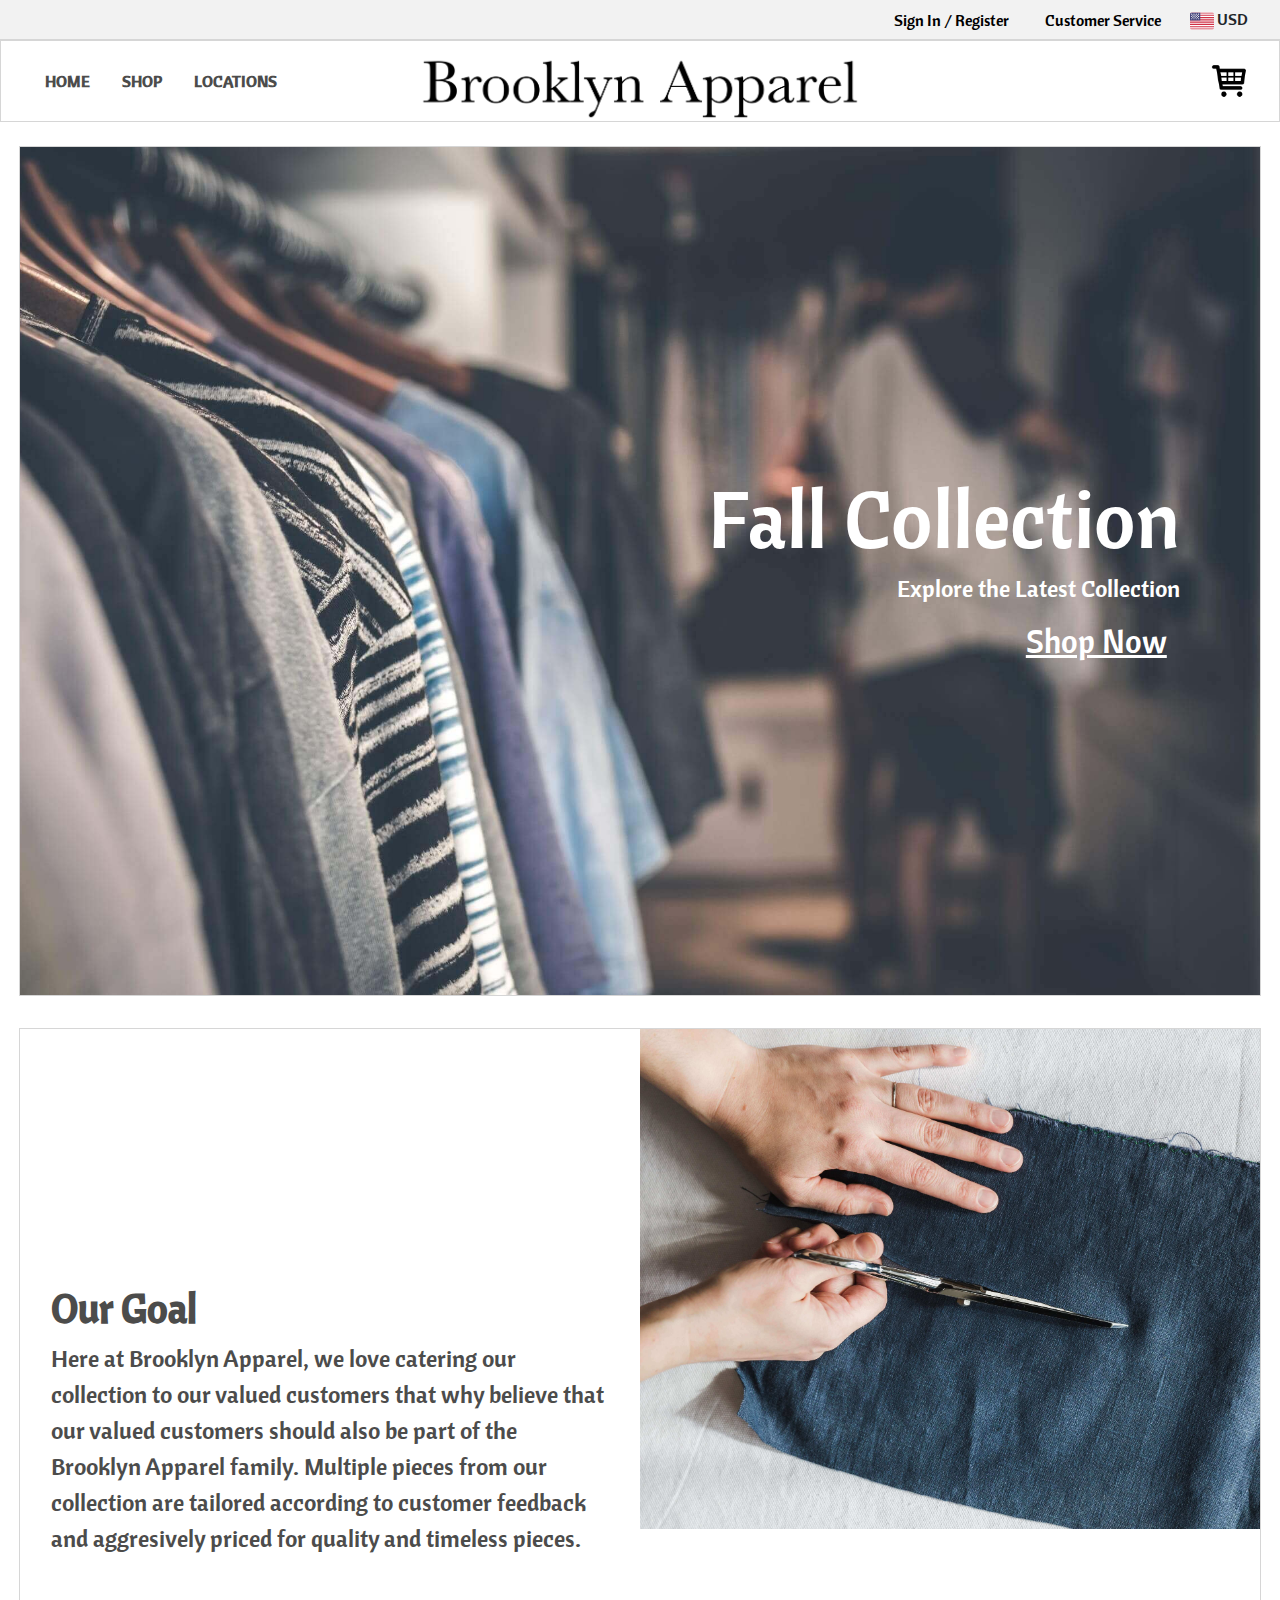
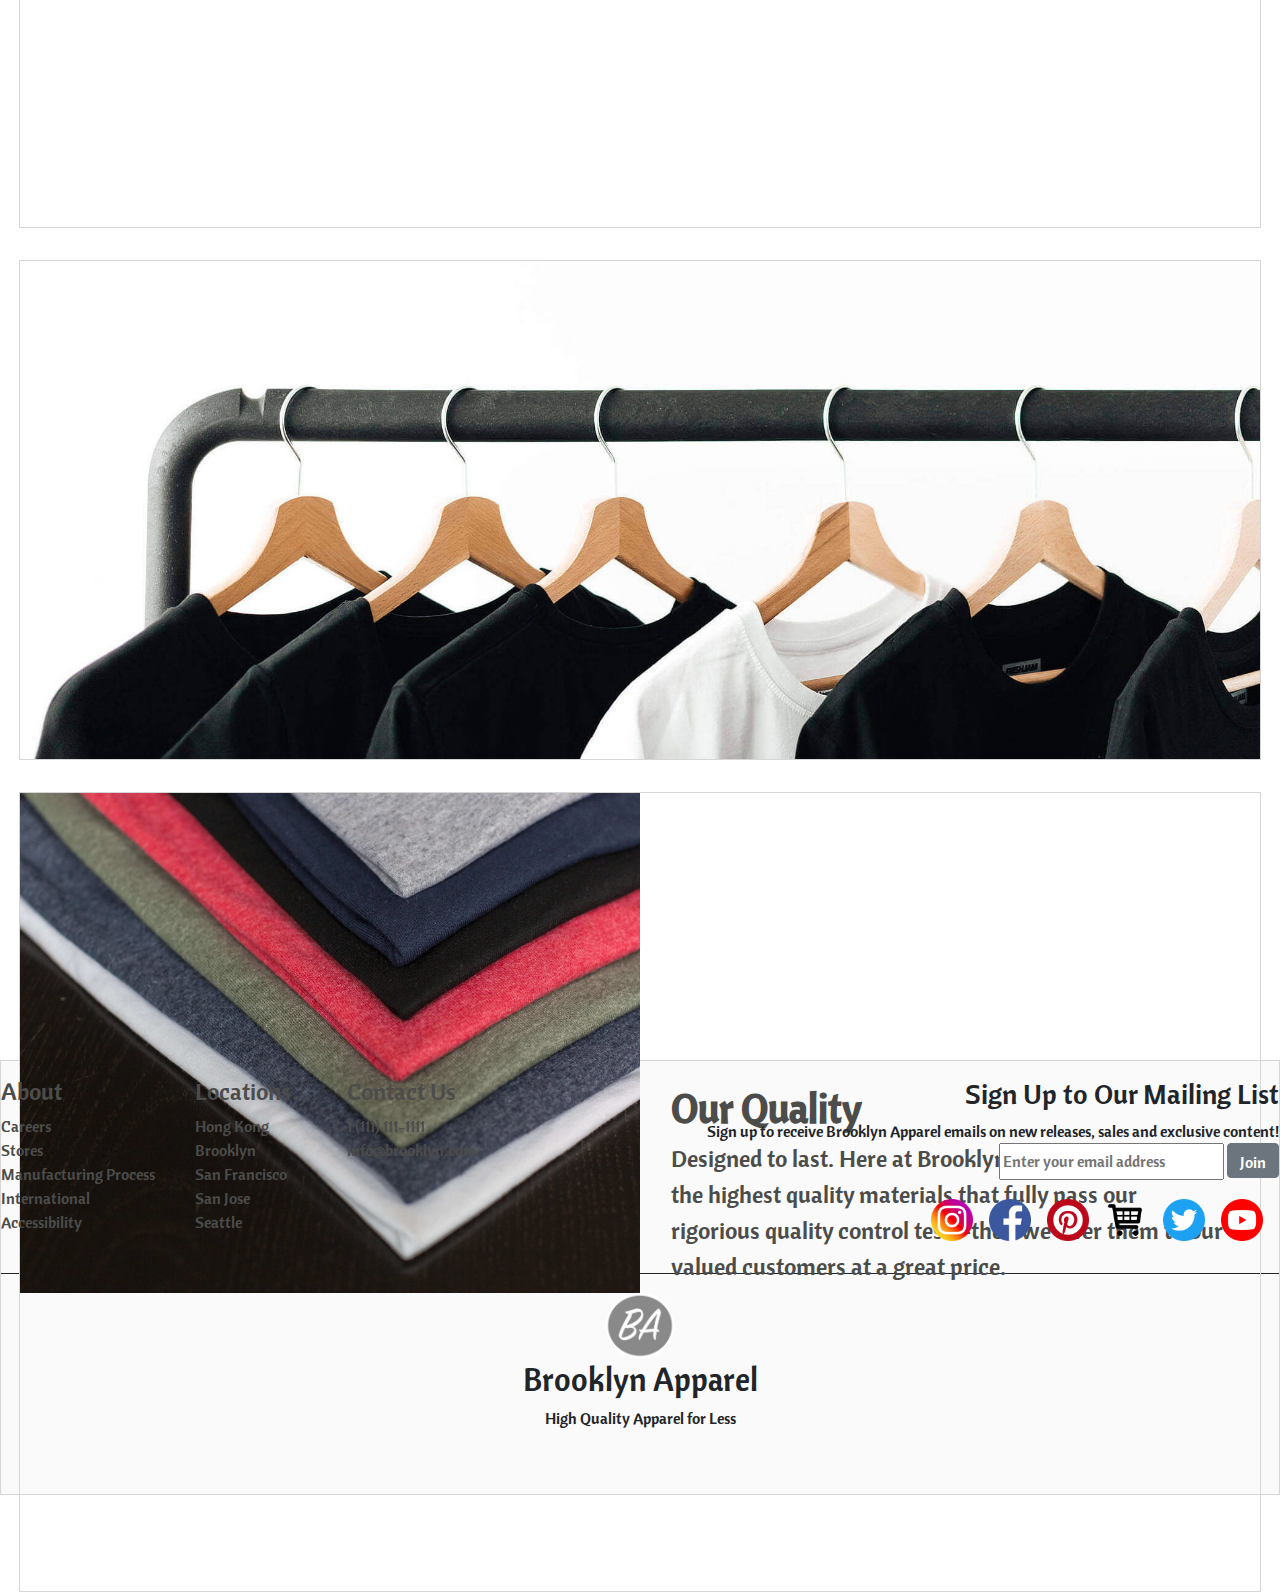
<file: index.html>
<html lang="en">
    <style>
    </style>
    <head>

        <title> Brooklyn Apparel</title>
        <link rel = "stylesheet" type="text/css" href= "styles/styles.css">
        <link rel = "stylesheet" type="text/css" href = "styles/format.css">
        <link rel = "stylesheet" href= "bootstrap-4.3.1-dist/css/bootstrap.css">
        <link href="https://fonts.googleapis.com/css?family=Cantora+One&display=swap" rel="stylesheet">
    </head>
    <div class ="top_bar"> 
            <ul class = "top_bar_content">
                    <button onclick = "showSignUpModal()" class ="sign_in_button"> Sign In / Register </button>
                    <button onclick = "location.href='pages/contact_us.html'" class ="sign_in_button"> Customer Service </button>
                    <li class ="sign_up_button"> <img class = "currency_flag" src = "images/social_media_icons/flag_US.svg" style = "width: 24px; height: 24px"> USD </li>
                    </ul>
            </div>     
                <header>
                        <div class = "nav_bar"> 
                                <div class = "nav_items"> 
                                        <ul class="nav justify-content-center">
                                                <li class="nav-item"><a class="nav-link active"  style="color: #4c4c4b" href="index.html">Home</a></li>
                                                <li class="nav-item"><a class="nav-link" style="color: #4c4c4b" href="pages/shopping_page.html">Shop</a></li>
                                                <li class="nav-item"><a class="nav-link" style="color: #4c4c4b" href="pages/landing_page.html">Locations</a></li>   
                                            </ul> 
                                </div>
                                <div class ="nav_bar_sandwich"> 
                                    <div class = "hamburger_part"></div>
                                    <div class = "hamburger_part"></div>
                                    <div class = "hamburger_part"></div>
                                </div>
                                <div class = "menu_dropdown"> 
                                        <ul class="nav justify-content-center" style = "display:flex; flex-direction: column"> 
                                                <li class="nav-item"><a class="nav-link active"  style="color: #4c4c4b" href="index.html">Home</a></li> 
                                                <li class="nav-item"><a class="nav-link" style="color: #4c4c4b" href="pages/shopping_page.html">Shop</a></li> 
                                                <li class="nav-item"><a class="nav-link" style="color: #4c4c4b" href="pages/landing_page.html">Locations</a></li>           
                                            </ul>

                                </div> 
                                 <div class = "nav_title"> 
                                <image class = "logo" src = "images/background/logo.png"></img> 
                                </div> 
                                <div class = "nav_shopping_cart"> 
                                    <img class = "shopping_cart" onclick = "toggleCart()" src ="images/social_media_icons/sc.png" height="42" width="42">
                                    <div class = "nav_shopping_cart_quantity">
                                    <h4 class = "quantity_shopping_cart">  </h4>
                                    <div>
                                </div>

                        </div>
                    
    </header>
      <main>
          <div id = "main_container">
          <div id = "home_container">
              <div class = "home_page_image_container">
                <div class = "text_button_container"> 
                  <h1 style = "color: white; font-size: 5rem" class = "home_page_image_text"> Fall Collection</h1>
                  <h4 style = "color: white"> Explore the Latest Collection</h4>
                  <button type="button" class="btn btn-link" onclick = "location.href='pages/shopping_page.html'" style = "text-decoration: underline; 
                  font-size: 2rem; color:white "> Shop Now </button>
                </div>
              </div>
              <div class = "secondary_picture_container"> 
                <div class ="secondary_picture_container_top">
                  <div class = "secondary_picture_container_top_left_description">
                    <div class= "left_text">
                      <h1 style = "color: 4c4c4b; font-size: 2.5rem; font-weight: bold">Our Goal</h1>
                          <p style = "color: 4c4c4b; font-size: 1.5rem;"> 
                            Here at Brooklyn Apparel, we love catering our collection to our valued customers that why
                            believe that our valued customers should also be part of the Brooklyn Apparel family.
                            Multiple pieces from our collection are tailored according to customer feedback and aggresively priced for quality and 
                            timeless pieces.
                          </p>
                    </div>
                  </div>
                  <div class = "secondary_picture_container_top_left_picture"></div>
                </div>
                <div class = "secondary_picture_middle">
                </div>
                <div class = "secondary_picture_container_bottom">
                  <div class = "secondary_picture_container_right_picture"></div>
                  <div class = "secondary_picture_container_right_description">
                  <div class= "left_text">
                      <h1 style = "color: 4c4c4b; font-size: 2.5rem; font-weight: bold">Our Quality</h1>
                          <p style = "color: 4c4c4b; font-size: 1.5rem;">  Designed to last.
                          Here at Brooklyn Apparel, we only use the highest quality materials that  
                          fully pass our rigorious quality control tests-then we offer them to our valued customers at a great price.
                          </p>
                        </div>
                    </div>
              </div>
              </div>
          </div>
          </div>
      </main>
      <div id ="sign_up_modal">
            <div class="sign_up_modal_buttons">
               <div value = "login" class ="sign_up_modal_option" onclick = "signUpModal(this)">
                   <a> Log In</a>
                </div>
                <div value ="register" class ="sign_up_modal_option" onclick = "signUpModal(this)" >
                   <a> Register</a>
               </div>
            </div>

            <div class ="register_sign_modal_text_fields_container">
               <h2> Register</h2>
               <div class = "register_name_text_headers">
                   <div class ="register_name">
                       <h6> First Name</h6>
                   </div>
                   <div class ="register_name">
                       <h6> Last Name</h6>
                       </div>
               </div>
               <div class = "register_name_fields">
                   <input class ="text_field">
                   <input class ="text_field">
               </div>

               <div class = "register_headers">
                   <div class ="register_email">
                       <h6> Email </h6>
                   </div>
               </div>
               <input class ="text_field">

               <div class = "register_headers">
                       <div class ="register_email">
                           <h6> Confirm Email </h6>
                       </div>
                   </div>
                   <input class ="text_field">

               <div class = "register_headers">
                       <div class ="register_password">
                           <h6> Password </h6>
                       </div>
                   </div>
                   <input class ="text_field">

               
               <div class = "register_headers">
                       <div class ="register_password">
                           <h6> Confirm Password </h6>
                       </div>
                   </div>
                   <input class ="text_field">
               <button type="button" class="btn btn-secondary btn-lg btn-block" style="margin-top: 1rem"> Create Account</button>

            </div>
            <div class ="login_sign_modal_text_fields_container">
                   <h2> Login</h2>

                   <div class = "register_headers">
                       <div class ="register_email">
                           <h6> Email </h6>
                       </div>
                   </div>
                   <input class ="text_field">
                   <div class = "register_headers">
                           <div class ="register_password">
                               <h6> Password </h6>
                           </div>
                       </div>
                       <input class ="text_field">
                       <button type="button" class="btn btn-secondary btn-lg btn-block" style="margin-top: 1rem"> Log In</button>

                </div>
        </div>
      <div id="shopping_cart_side_bar">
          <div id = "shopping_cart_products_container">
          </div>

          <div class = "pricing_container">
              <div class = "subtotal_pricing_container">
                  <div class = "left_side_pricing">
                      <p> Subtotal:</p>
                      <p> Tax(CA):</p>
                      <p> Shipping:</p>
                      <p> Total: </p>
                  </div>
                  <div class = "right_side_pricing">
                        <p class = 'pricing_subtotal'style= "text-align: end;" >$0.00</p>
                        <p class = 'pricing_tax' style= "text-align: end;"> $0.00</p>
                        <p class = 'pricing_shipping' style= "text-align: end;">$0.00</p>
                        <p class = 'pricing_total' style= "text-align: end;">$0.00</p>

                  </div>
              </div>
              <div class = "modal_button_container">
                  <button type="button" onclick= 'location.href = "pages/checkout.html"' class="btn btn-secondary btn-lg btn-block"> Checkout Securely</button>
              </div>    
              </div>
      </div>  

</div>
    </body>

    <footer>
            <div class = "footer_container">  
                    <div class = "email_social_container"> 
                        <div class = "content_container">  
                        <div class = "about_footer"> 
                            <ul class = "about_footer_section">   
                                <h4 style="color:#4c4c4b"> About </h4>
                                <a class = "footer_links" href > Careers </a>
                                <a class = "footer_links" href> Stores </a>
                                <a class = "footer_links" href> Manufacturing Process </a>
                                <a class = "footer_links" href> International </a>
                                <a class = "footer_links" href> Accessibility </a>
                            </ul> 
                        </div>  
                         <div class = "locations_footer"> 
                            <ul class = "locations_footer_section">   
                                <h4 style="color:#4c4c4b" > Locations </h4>
                                <a class = "footer_links" href> Hong Kong </a>
                                <a class = "footer_links" href> Brooklyn </a>
                                <a class = "footer_links" href> San Francisco </a>
                                <a class = "footer_links" href> San Jose </a>
                                <a class = "footer_links" href> Seattle </a>
                            </ul> 
                        </div>  
                         <div class = "contact_footer"> 
                            <ul class = "contact_footer_section">   
                                <h4 style="color:#4c4c4b"> Contact Us </h4>
                                <a class = "footer_links" href> 1 (111) 111-1111 </a>
                                <a class = "footer_links" href> info@brooklyn.com </a>
                            </ul> 
                        </div>  
                        </div>  
                        <div class = "email_component">
                            <h3> Sign Up to Our Mailing List </h3>  
                            Sign up to receive Brooklyn Apparel emails on new releases, sales and exclusive content!
                            <div class = "email_button">
                                    <input class = "email_text" name ="email" type = "email" placeholder="Enter your email address"> 
                                    <button type="button" class="btn btn-secondary type= "submit" style = "height: 35px; margin-bottom: 5px"> Join </button> 
                                    <div class = "social_icons"> 
                                    <li> <img src = "images/social_media_icons/ig.png" height="42px" width = "42px"> </li>  
                                    <li> <img src = "images/social_media_icons/fb.png" height="42px" width = "42px"> </li> 
                                    <li> <img src = "images/social_media_icons/pt.png" height="42px" width = "42px"> </li> 
                                    <li> <img src = "images/social_media_icons/sc.png" height="42px" width = "42px"> </li> 
                                    <li> <img src = "images/social_media_icons/tw.png" height="42px" width = "42px"> </li> 
                                    <li> <img src = "images/social_media_icons/yt.png" height="42px" width = "42px"> </li> 
                                    </div>  
                            </div> 
                        </div>  
                    </div>  
                    <div class = "footer_bot">
                        <image class = "logo" style = "max-width: 75px; max-height: 75px" src = "images/background/logo2.png"></img>  
                        <h2> Brooklyn Apparel</h2>
                        <p> High Quality Apparel for Less</p>
                    </div>
                </div>
</html>


<script src="https://ajax.googleapis.com/ajax/libs/jquery/3.4.1/jquery.min.js"></script>
<script src="scripts/shopping.js"> </script>
<script src="scripts/signup_modal.js"> </script> 
<script src="https://cdnjs.cloudflare.com/ajax/libs/popper.js/1.12.9/umd/popper.min.js" integrity="sha384-ApNbgh9B+Y1QKtv3Rn7W3mgPxhU9K/ScQsAP7hUibX39j7fakFPskvXusvfa0b4Q" crossorigin="anonymous"></script>
<script src="bootstrap-4.3.1-dist/js/bootstrap.min.js"></script>
</file>
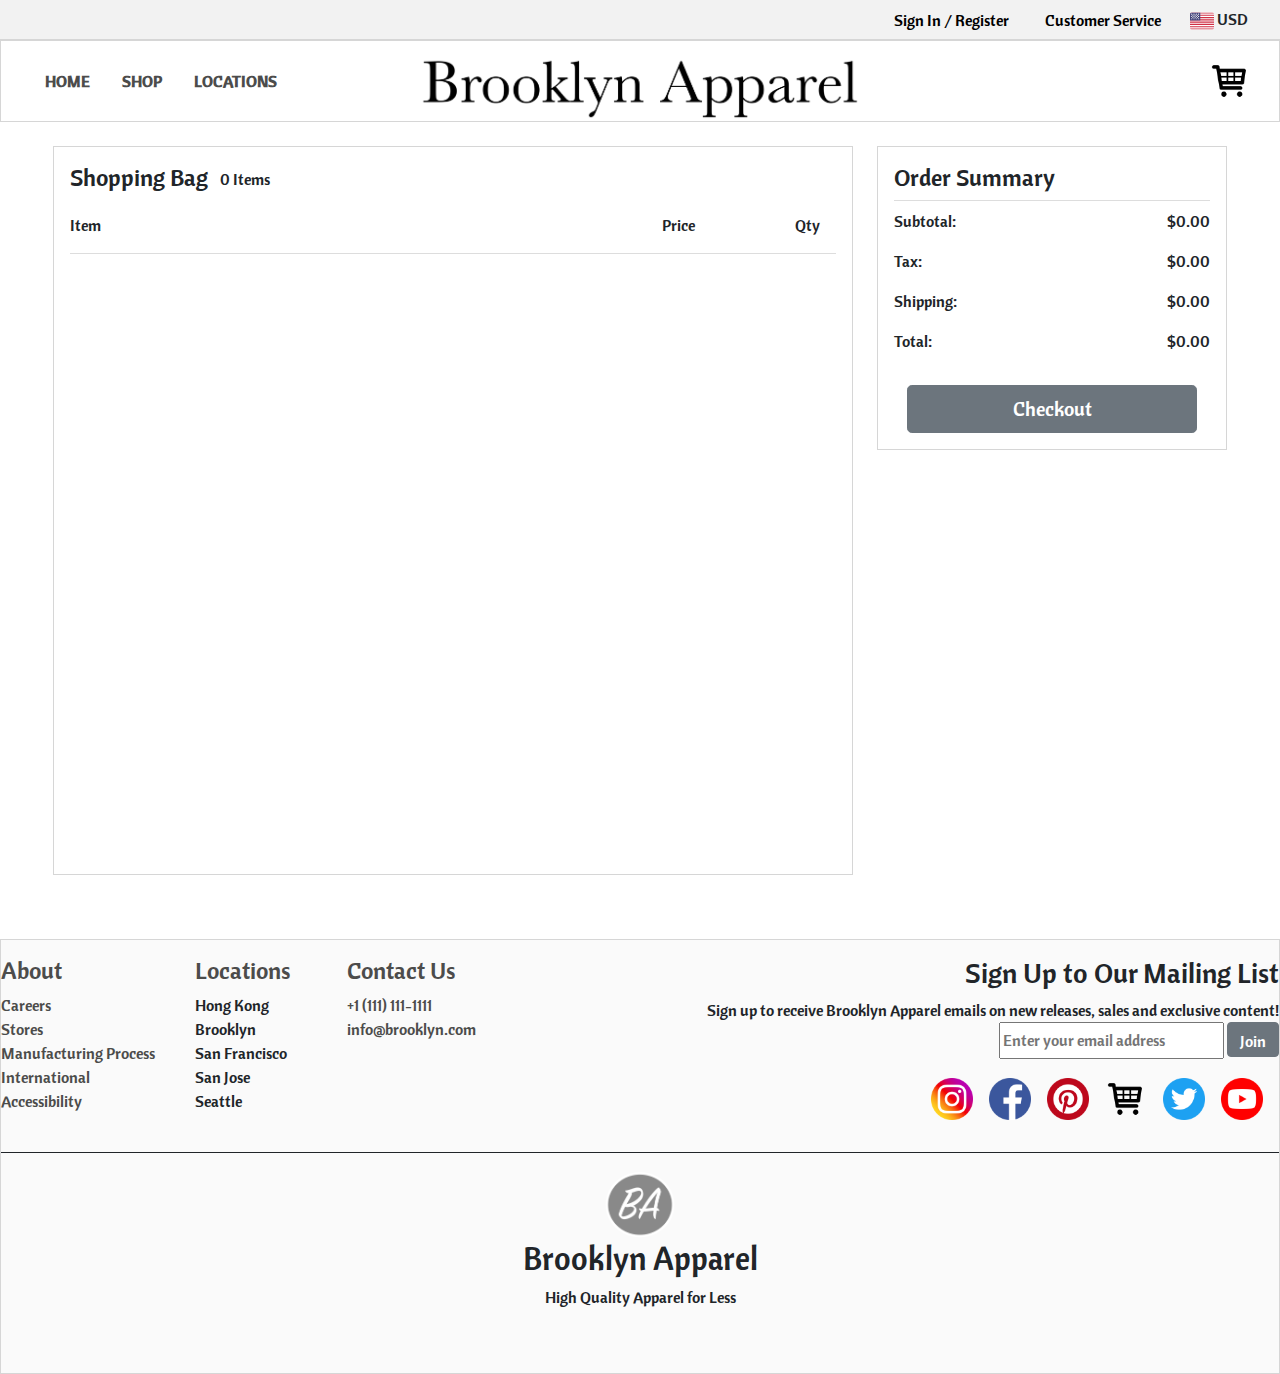
<file: pages/checkout.html>
<html>
    <head>
            <title> Brooklyn Apparel</title>
            <link rel= "icon" href="images/background/logo2.png" />
        <link rel = "stylesheet" type="text/css" href = "../styles/checkout.css">
        <link rel = "stylesheet" type="text/css" href = "../styles/styles.css">
        <link rel = "stylesheet" type="text/css" href = "../styles/format.css">
        <link rel = "stylesheet" href= "../bootstrap-4.3.1-dist/css/bootstrap.css">
        <link href="https://fonts.googleapis.com/css?family=Cantora+One&display=swap" rel="stylesheet">
    </head>

    <div class = "top_bar"></div>
    <header>
    </header>
    <main>
        <div id = "main_container">
            <div class = "checkout_container">
                <div class = "checkout_products_side_view">
                    <div class = "checkout_size_header">
                        <div class = "header_title">
                            <h4> Shopping Bag </h4>
                            <p class = "qty_items"> 0 Items</p>
                        </div>
                        <div class ="header_columns">
                            <div class ="header_item_text">
                                <p class = "header_item_text_column">Item</p>
                            </div>
                            <div class ="header_item_price">
                                <p class = "header_item_price_column">Price</p>
                            </div>
                            <div class ="header_item_qty">
                                <p class = "header_item_quantity_column">Qty</p>
                            </div>
                        </div>
                    </div>
                    <div class = "checkout_products_side_container">
                        
                     </div> 
                </div>
                <div class = "checkout_products_summary_view">
                    <div class ="checkout_products_summary_container">
                        <div class = "checkout_summary_title">
                                <h4> Order Summary </h4>
                        </div>
                        <div class = "checkout_summary">
                            <div class = checkout_subtotal>
                                <div class = "checkout_subtotal_placeholder">
                                    <p class ="subtotal_checkout"> Subtotal: </p>
                                </div>
                                <div class = "checkout_subtotal_number">
                                        <p class ="checkout_subtotal_val"> $0.00 </p>
                                 </div>
                            </div>
                            <div class ="checkout_tax">
                                    <div class = "checkout_tax_placeholder">
                                            <p class ="tax_checkout"> Tax: </p>
                                            </div>
                                            <div class = "checkout_tax_number">
                                                <p class ="checkout_tax_val"> $0.00 </p>
                                        </div>
                                </div>
                            <div class = "checkout_shipping">
                                <div class = "checkout_shipping_placeholder">
                                 <p class ="shipping_checkout"> Shipping: </p>
                                </div>
                                <div class = "checkout_shipping_number">
                                        <p class ="checkout_shipping_val"> $0.00 </p>
                                </div>
                            </div>
                            <div class ="checkout_total">
                            <div class = "checkout_total_placeholder">
                                    <p class ="total_checkout"> Total: </p>
                                    </div>
                                    <div class = "checkout_total_number">
                                        <p class ="checkout_total_number_val"> $0.00 </p>
                                    </div>
                            </div>
                        </div>
                        <div class = "modal_button_container">
                                <button type="button" class="btn btn-secondary btn-lg btn-block"> Checkout</button>
                            </div>                   
                     </div>
                </div>
            </div>
        </div>
        
    </main>
    <div id ="sign_up_modal">
            <div class="sign_up_modal_buttons">
               <div value = "login" class ="sign_up_modal_option" onclick = "signUpModal(this)">
                   <a> Log In</a>
                </div>
                <div value ="register" class ="sign_up_modal_option" onclick = "signUpModal(this)" >
                   <a> Register</a>
               </div>
            </div>

            <div class ="register_sign_modal_text_fields_container">
               <h2> Register</h2>
               <div class = "register_name_text_headers">
                   <div class ="register_name">
                       <h6> First Name</h6>
                   </div>
                   <div class ="register_name">
                       <h6> Last Name</h6>
                       </div>
               </div>
               <div class = "register_name_fields">
                   <input class ="text_field">
                   <input class ="text_field">
               </div>

               <div class = "register_headers">
                   <div class ="register_email">
                       <h6> Email </h6>
                   </div>
               </div>
               <input class ="text_field">

               <div class = "register_headers">
                       <div class ="register_email">
                           <h6> Confirm Email </h6>
                       </div>
                   </div>
                   <input class ="text_field">

               <div class = "register_headers">
                       <div class ="register_password">
                           <h6> Password </h6>
                       </div>
                   </div>
                   <input class ="text_field">

               
               <div class = "register_headers">
                       <div class ="register_password">
                           <h6> Confirm Password </h6>
                       </div>
                   </div>
                   <input class ="text_field">
               <button type="button" class="btn btn-secondary btn-lg btn-block" style="margin-top: 1rem"> Create Account</button>

            </div>
            <div class ="login_sign_modal_text_fields_container">
                   <h2> Login</h2>

                   <div class = "register_headers">
                       <div class ="register_email">
                           <h6> Email </h6>
                       </div>
                   </div>
                   <input class ="text_field">
                   <div class = "register_headers">
                           <div class ="register_password">
                               <h6> Password </h6>
                           </div>
                       </div>
                       <input class ="text_field">
                       <button type="button" class="btn btn-secondary btn-lg btn-block" style="margin-top: 1rem"> Log In</button>

                </div>
        </div>
    <footer></footer>
</html>


<script src="https://ajax.googleapis.com/ajax/libs/jquery/3.4.1/jquery.min.js"></script>
<script src="../scripts/main.js"> </script> 
<script src="../scripts/checkout.js"></script> 
<script src="../scripts/signup_modal.js"> </script> 
<script src="https://cdnjs.cloudflare.com/ajax/libs/popper.js/1.12.9/umd/popper.min.js" integrity="sha384-ApNbgh9B+Y1QKtv3Rn7W3mgPxhU9K/ScQsAP7hUibX39j7fakFPskvXusvfa0b4Q" crossorigin="anonymous"></script>
<script src="../bootstrap-4.3.1-dist/js/bootstrap.min.js"></script>
</file>
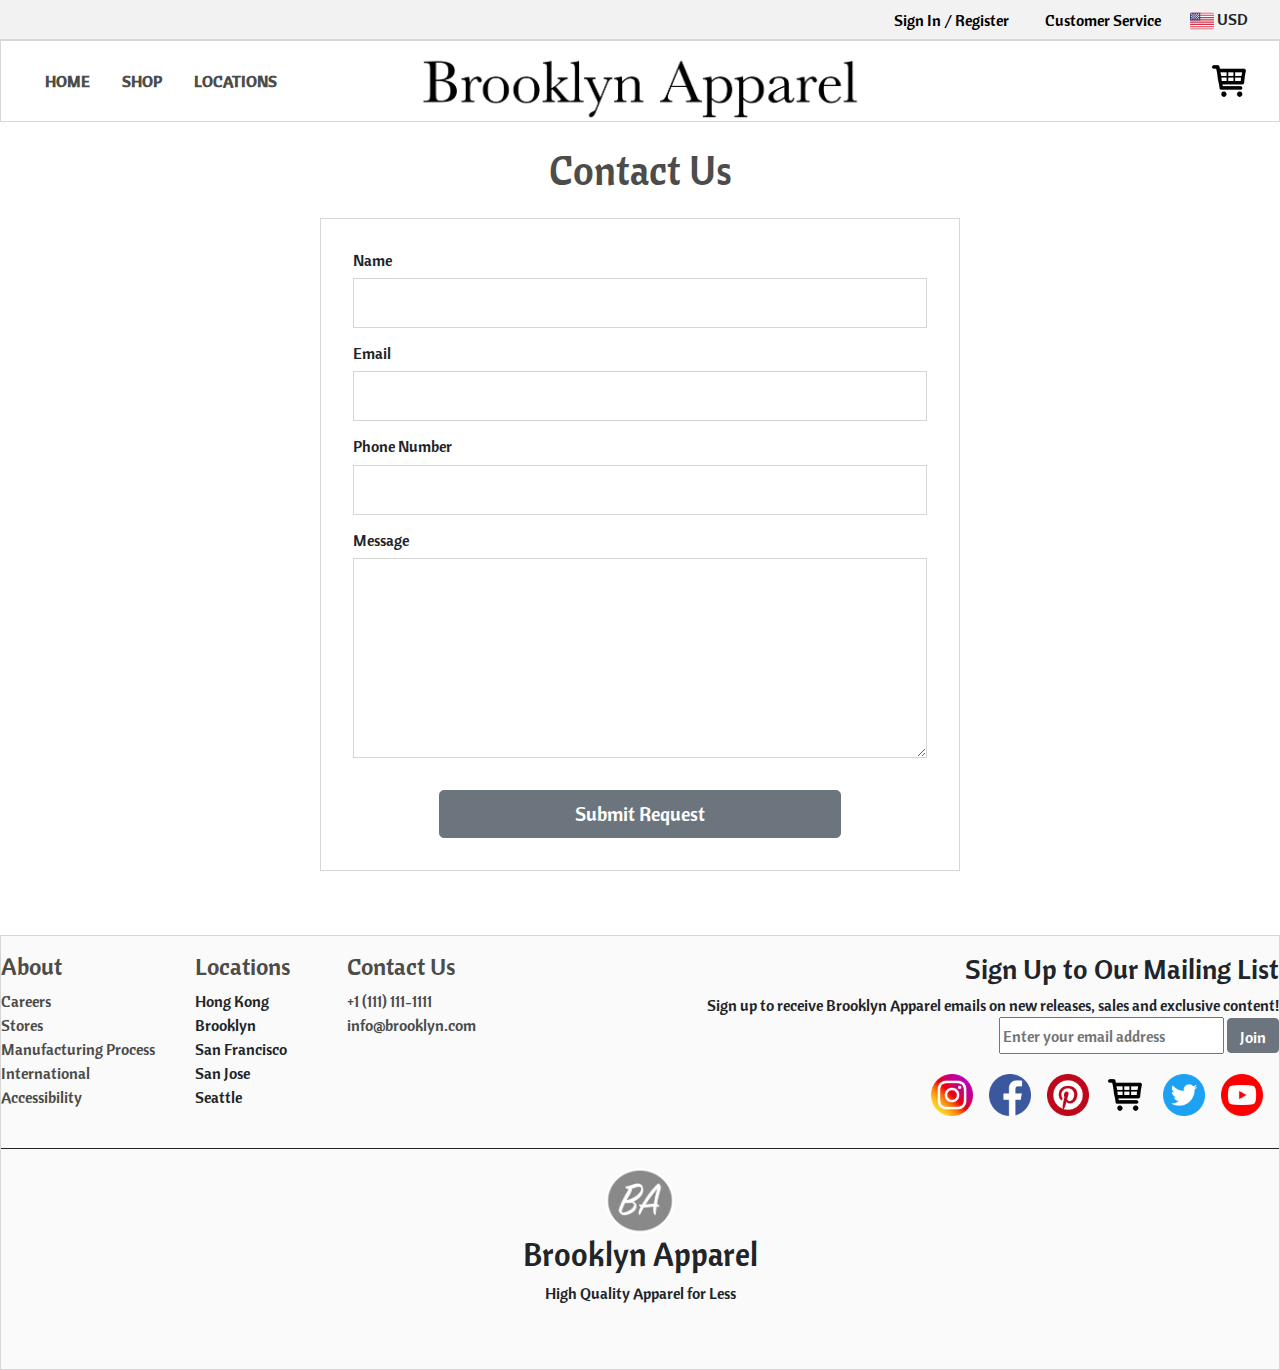
<file: pages/contact_us.html>
<html>
    <head>
            <title> Brooklyn Apparel</title>
            <link rel= "icon" href="images/background/logo2.png" />
        <link rel = "stylesheet" type="text/css" href = "../styles/contact_us.css">
        <link rel = "stylesheet" type="text/css" href = "../styles/checkout.css">
        <link rel = "stylesheet" type="text/css" href = "../styles/styles.css">
        <link rel = "stylesheet" type="text/css" href = "../styles/format.css">
        <link rel = "stylesheet" href= "../bootstrap-4.3.1-dist/css/bootstrap.css">
        <link href="https://fonts.googleapis.com/css?family=Cantora+One&display=swap" rel="stylesheet">
    </head>

    <div class = "top_bar"></div>
    <header>
    </header>
    <body> 
        <main>
            <div id = "main_container">
                <div class = "contact_us_container">
                <div class = "contact_text_container">
                    <h1 style = "color: #4c4c4b"> Contact Us</h1>
                </div>
                <div class ="email_contact_container">
                        <div class ="sign_modal_text_fields_container">
                                <div class = "register_headers">
                                        <div class ="register_email">
                                            <h6> Name </h6>
                                        </div>
                                    </div>
                                    <input class ="text_field">
                                <div class = "register_headers">
                                    <div class ="register_email">
                                        <h6> Email </h6>
                                    </div>
                                </div>
                                <input class ="text_field">
                                <div class = "register_headers">
                                        <div class ="register_password">
                                            <h6> Phone Number </h6>
                                        </div>
                                    </div>
                                    <input class ="text_field">

                                <div class = "register_headers">
                                        <div class ="register_password">
                                            <h6> Message </h6>
                                        </div>
                                    </div>
                                <textarea id="textbox" ></textarea>                      
                                <button type="button" class="btn btn-secondary btn-lg btn-block" style="margin-top: 1rem"> Submit Request</button>
             
                             </div>                 
                </div>

            </div>

            </div>
        </main>
    </body>

    <div id ="sign_up_modal">
            <div class="sign_up_modal_buttons">
               <div value = "login" class ="sign_up_modal_option" onclick = "signUpModal(this)">
                   <a> Log In</a>
                </div>
                <div value ="register" class ="sign_up_modal_option" onclick = "signUpModal(this)" >
                   <a> Register</a>
               </div>
            </div>

            <div class ="register_sign_modal_text_fields_container">
               <h2> Register</h2>
               <div class = "register_name_text_headers">
                   <div class ="register_name">
                       <h6> First Name</h6>
                   </div>
                   <div class ="register_name">
                       <h6> Last Name</h6>
                       </div>
               </div>
               <div class = "register_name_fields">
                   <input class ="text_field">
                   <input class ="text_field">
               </div>

               <div class = "register_headers">
                   <div class ="register_email">
                       <h6> Email </h6>
                   </div>
               </div>
               <input class ="text_field">

               <div class = "register_headers">
                       <div class ="register_email">
                           <h6> Confirm Email </h6>
                       </div>
                   </div>
                   <input class ="text_field">

               <div class = "register_headers">
                       <div class ="register_password">
                           <h6> Password </h6>
                       </div>
                   </div>
                   <input class ="text_field">

               
               <div class = "register_headers">
                       <div class ="register_password">
                           <h6> Confirm Password </h6>
                       </div>
                   </div>
                   <input class ="text_field">
               <button type="button" class="btn btn-secondary btn-lg btn-block" style="margin-top: 1rem"> Create Account</button>

            </div>
            <div class ="login_sign_modal_text_fields_container">
                   <h2> Login</h2>

                   <div class = "register_headers">
                       <div class ="register_email">
                           <h6> Email </h6>
                       </div>
                   </div>
                   <input class ="text_field">
                   <div class = "register_headers">
                           <div class ="register_password">
                               <h6> Password </h6>
                           </div>
                       </div>
                       <input class ="text_field">
                       <button type="button" class="btn btn-secondary btn-lg btn-block" style="margin-top: 1rem"> Log In</button>

                </div>
        </div>
    <footer></footer>
</html>


<script src="https://ajax.googleapis.com/ajax/libs/jquery/3.4.1/jquery.min.js"></script>
<script src="../scripts/main.js"> </script> 
<script src="../scripts/checkout.js"></script> 
<script src="../scripts/signup_modal.js"> </script> 
<script src="https://cdnjs.cloudflare.com/ajax/libs/popper.js/1.12.9/umd/popper.min.js" integrity="sha384-ApNbgh9B+Y1QKtv3Rn7W3mgPxhU9K/ScQsAP7hUibX39j7fakFPskvXusvfa0b4Q" crossorigin="anonymous"></script>
<script src="../bootstrap-4.3.1-dist/js/bootstrap.min.js"></script>
</file>
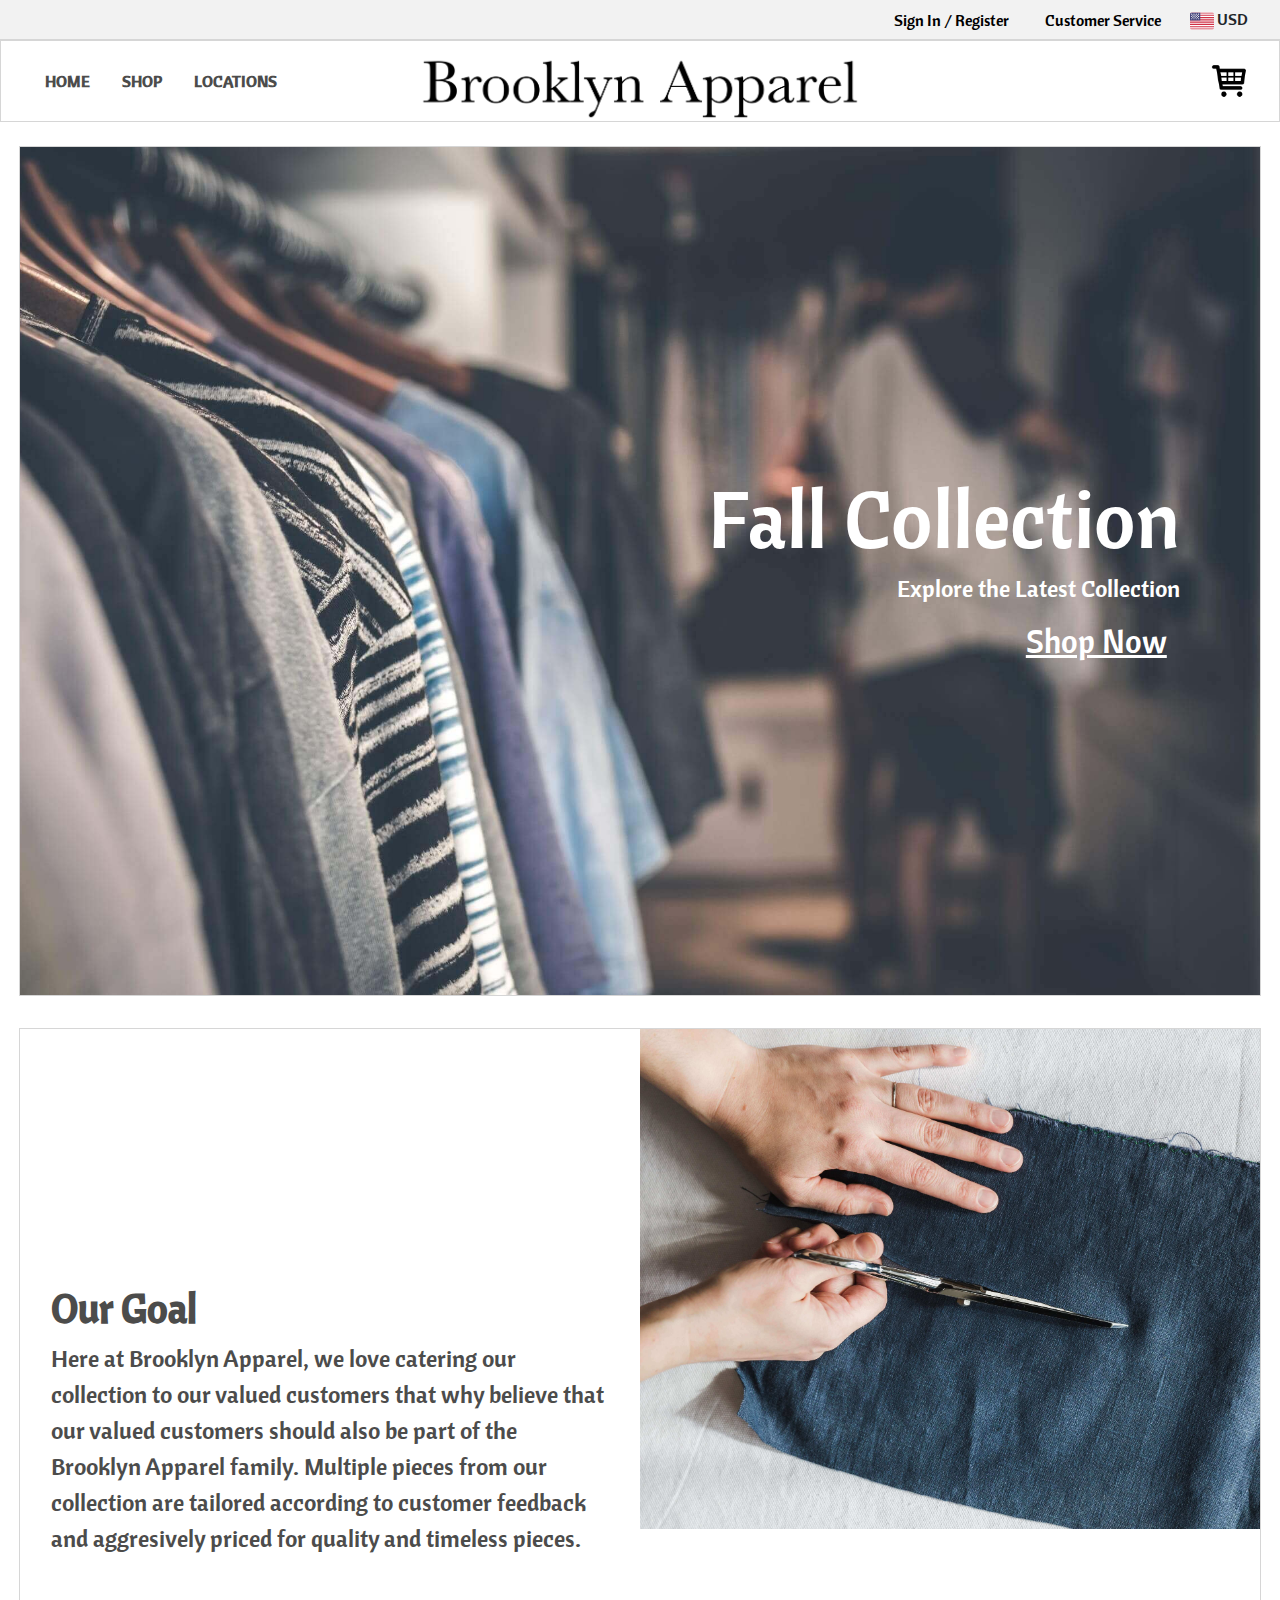
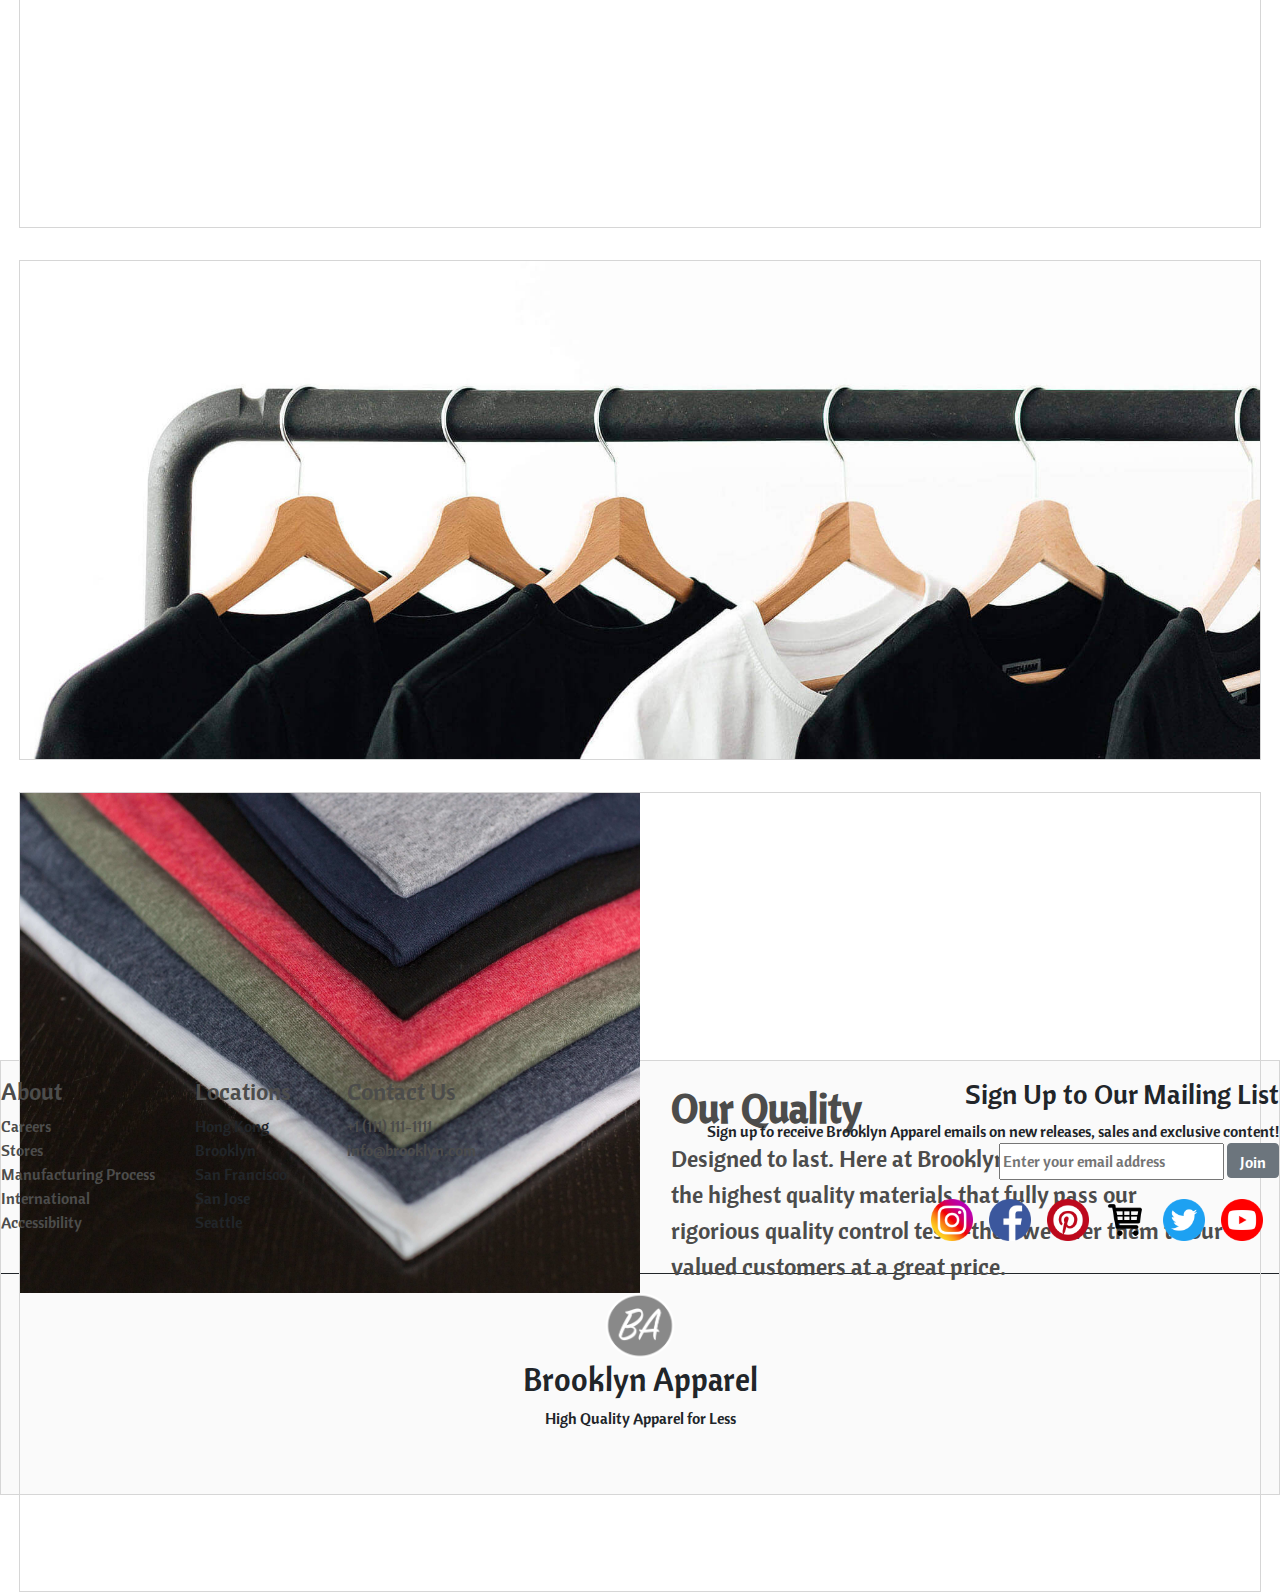
<file: pages/home_page.html>
<html>
    <head>
        <link rel = "stylesheet" type="text/css" href = "../styles/styles.css">
        <link rel = "stylesheet" type="text/css" href = "../styles/format.css">
        <link rel = "stylesheet" href= "../bootstrap-4.3.1-dist/css/bootstrap.css">
        <link href="https://fonts.googleapis.com/css?family=Cantora+One&display=swap" rel="stylesheet">
    </head>

    <div class = "top_bar"></div>
    <header>
    </header>
      <main>
          <div id = "main_container">
          <div id = "home_container">
              <div class = "home_page_image_container">
                <div class = "text_button_container"> 
                  <h1 style = "color: white; font-size: 5rem" class = "home_page_image_text"> Fall Collection</h1>
                  <h4 style = "color: white"> Explore the Latest Collection</h4>
                  <button type="button" class="btn btn-link" onclick = "location.href='shopping_page.html'" style = "text-decoration: underline; 
                  font-size: 2rem; color:white "> Shop Now </button>
                </div>
              </div>
              <div class = "secondary_picture_container"> 
                <div class ="secondary_picture_container_top">
                  <div class = "secondary_picture_container_top_left_description">
                    <div class= "left_text">
                      <h1 style = "color: 4c4c4b; font-size: 2.5rem; font-weight: bold">Our Goal</h1>
                          <p style = "color: 4c4c4b; font-size: 1.5rem;"> 
                            Here at Brooklyn Apparel, we love catering our collection to our valued customers that why
                            believe that our valued customers should also be part of the Brooklyn Apparel family.
                            Multiple pieces from our collection are tailored according to customer feedback and aggresively priced for quality and 
                            timeless pieces.
                          </p>
                    </div>
                  </div>
                  <div class = "secondary_picture_container_top_left_picture"></div>
                </div>
                <div class = "secondary_picture_middle">
                </div>
                <div class = "secondary_picture_container_bottom">
                  <div class = "secondary_picture_container_right_picture"></div>
                  <div class = "secondary_picture_container_right_description">
                  <div class= "left_text">
                      <h1 style = "color: 4c4c4b; font-size: 2.5rem; font-weight: bold">Our Quality</h1>
                          <p style = "color: 4c4c4b; font-size: 1.5rem;">  Designed to last.
                          Here at Brooklyn Apparel, we only use the highest quality materials that  
                          fully pass our rigorious quality control tests-then we offer them to our valued customers at a great price.
                          </p>
                        </div>
                    </div>
              </div>
              </div>
          </div>
          </div>
      </main>
      <div id="shopping_cart_side_bar">
          <div id = "shopping_cart_products_container">
          </div>

          <div class = "pricing_container">
              <div class = "subtotal_pricing_container">
                  <div class = "left_side_pricing">
                      <p> Subtotal:</p>
                      <p> Tax(CA):</p>
                      <p> Shipping:</p>
                      <p> Total: </p>
                  </div>
                  <div class = "right_side_pricing">
                      <p class = 'pricing_subtotal'>$ 0.00</p>
                      <p>$10.00</p>
                      <p>$10.00</p>
                      <p class = 'pricing_total'> $0.00</p>

                  </div>
              </div>
              <div class = "modal_button_container">
                  <button type="button" onclick= "location.href = 'checkout.html'" class="btn btn-secondary btn-lg btn-block"> Checkout Securely</button>
              </div>    
              </div>


      </div>  

</div>
    </body>

    <footer></footer>
</html>


<script src="http://ajax.googleapis.com/ajax/libs/jquery/3.4.1/jquery.min.js"></script>
<script src="../scripts/main.js"> </script> 
<script src='../scripts/shopping.js'> </script>
<script src="https://cdnjs.cloudflare.com/ajax/libs/popper.js/1.12.9/umd/popper.min.js" integrity="sha384-ApNbgh9B+Y1QKtv3Rn7W3mgPxhU9K/ScQsAP7hUibX39j7fakFPskvXusvfa0b4Q" crossorigin="anonymous"></script>
<script src="../bootstrap-4.3.1-dist/js/bootstrap.min.js"></script>
</file>
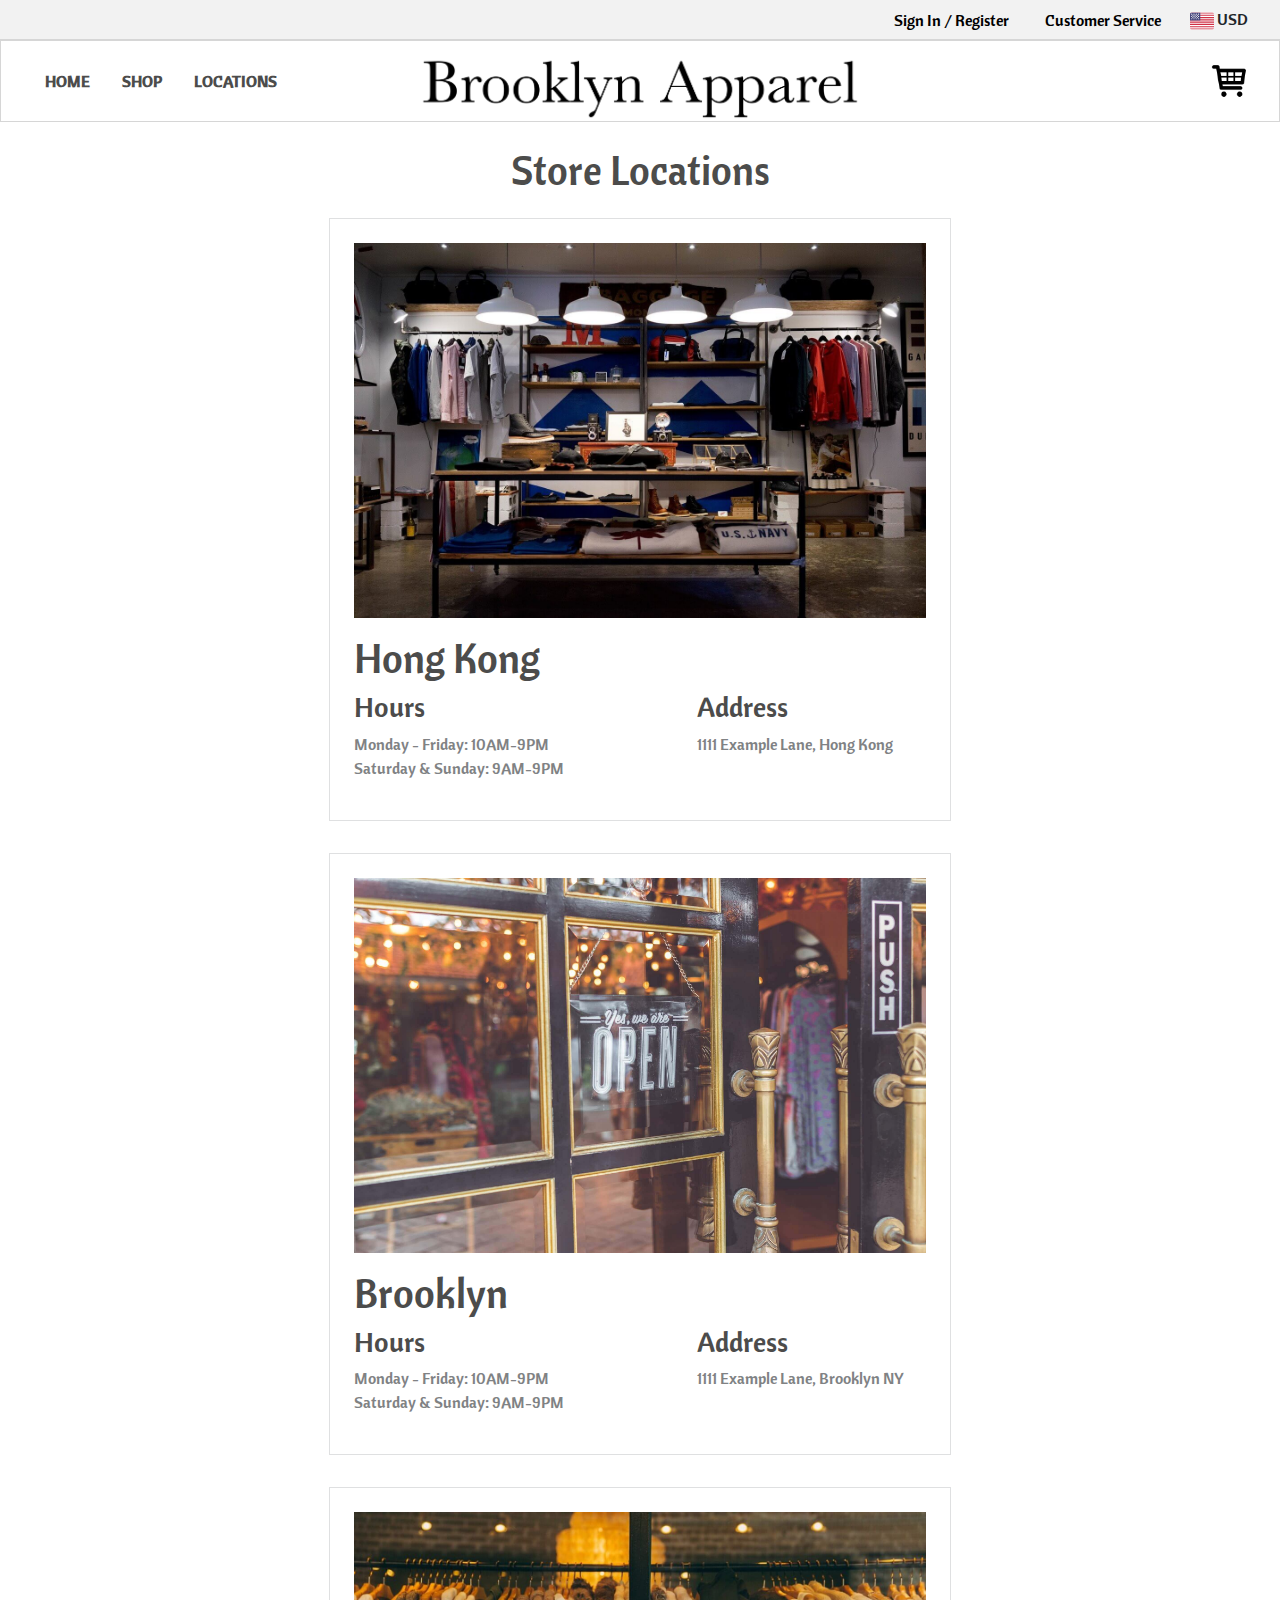
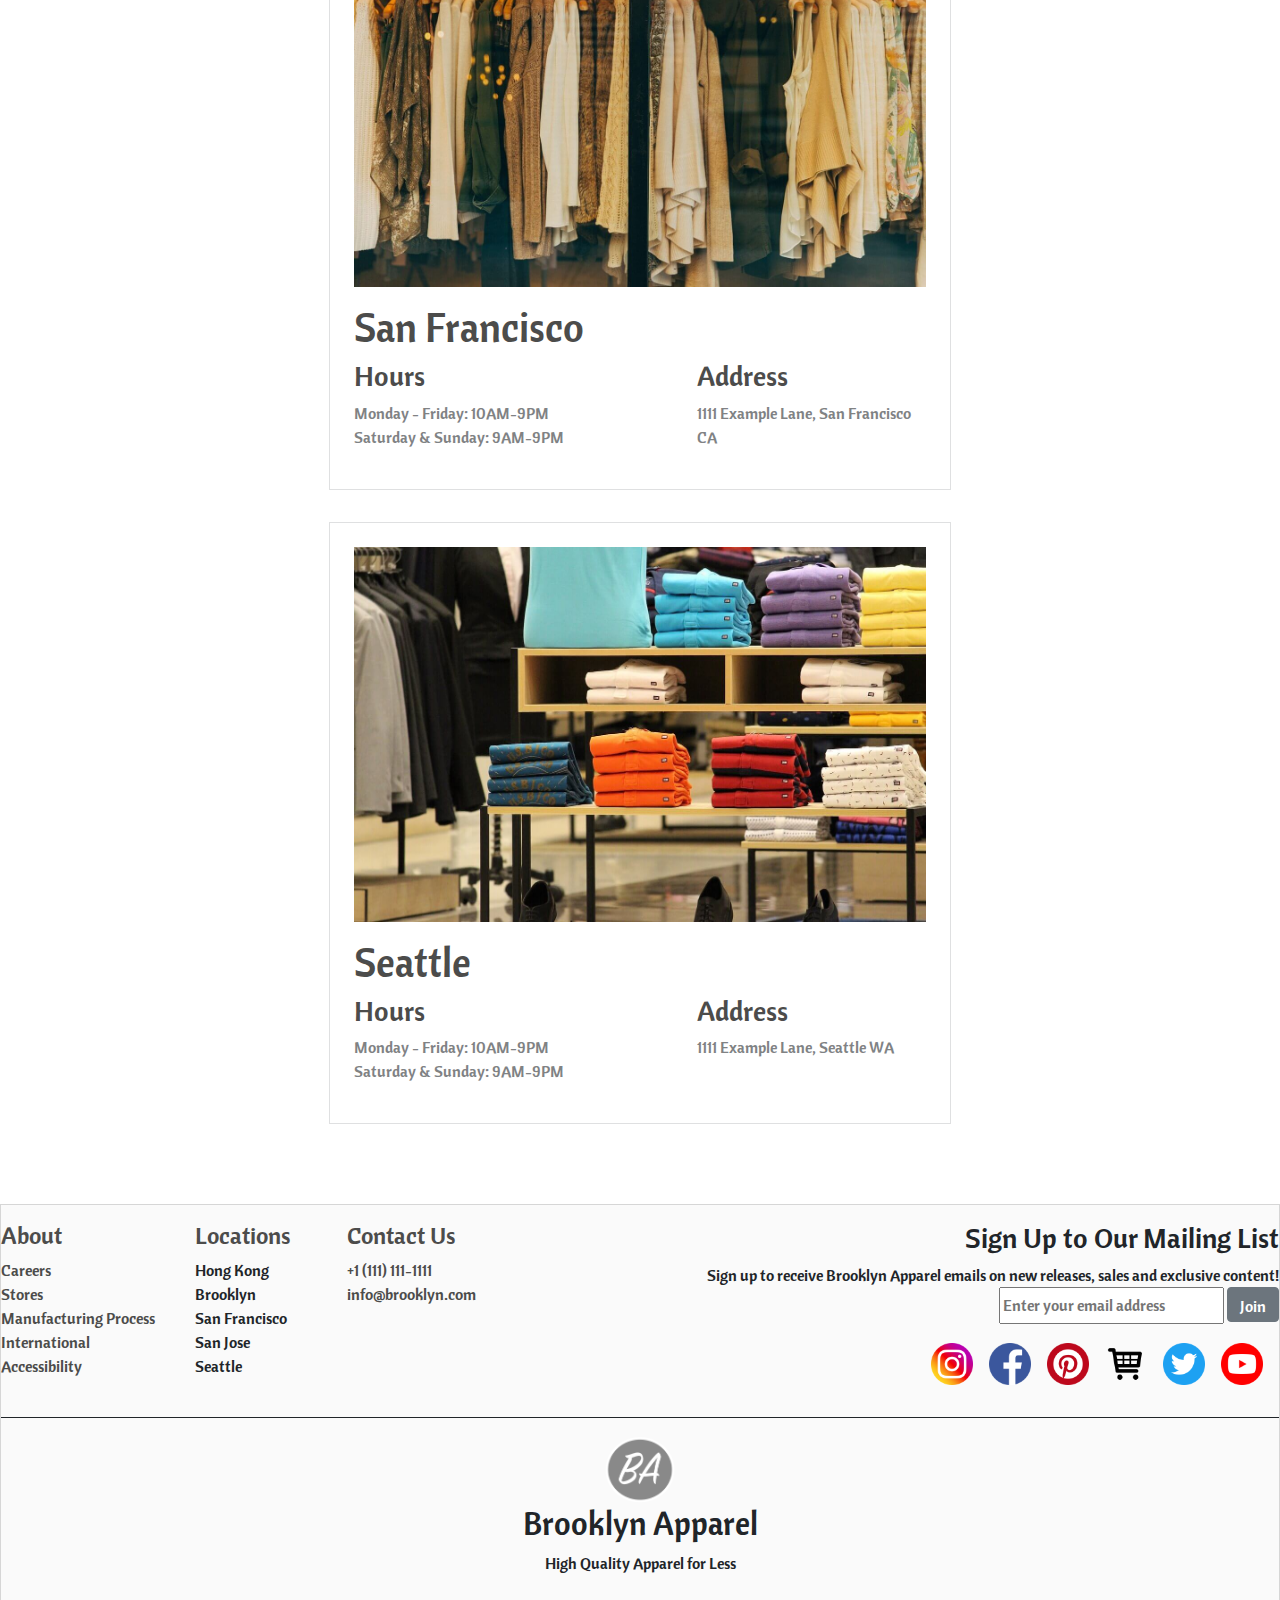
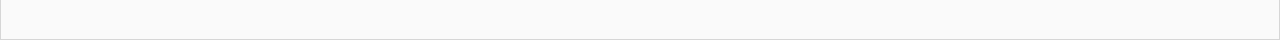
<file: pages/landing_page.html>
<html>
    <head>
            <title> Brooklyn Apparel</title>
            <link rel= "icon" href="images/background/logo2.png" />
    <link rel = "stylesheet" type ="text/css" href = "../styles/styles.css">
    <link rel = "stylesheet" type ="text/css" href = "../styles/format.css">
    <link rel = "stylesheet" href= "../bootstrap-4.3.1-dist/css/bootstrap.css">
    <link href="https://fonts.googleapis.com/css?family=Cantora+One&display=swap" rel="stylesheet">

    </head>

    <div class = "top_bar"> </div>
    <header>
    </header>
    <body>
        <main> 
            <div id = "main_container">
             <div id = "locations_container">
                 <div class = "locations_text_container">
                     <h1 style = "color: #4c4c4b"> Store Locations</h1>
                 </div>
                 <div class = "location_card_container">
                    <div class = "location_card">
                        <div class = "location_image">
                            <image src ="../images/background/store2.jpg" alt = "" ></image>
                        </div>
                        <h1 style = "color: #4c4c4b"> Hong Kong</h1>
                        <div class = "location_data">
                            <div class = "location_hours">
                                <h3 style = "color: #4c4c4b">  Hours </h3>
                                <p style = "color: #808284; font-size: 1rem;"> 
                                Monday - Friday: 10AM-9PM 
                                Saturday & Sunday: 9AM-9PM
                                </p>
                            </div>
                            <div class = location_address>
                                    <h3 style = "color: #4c4c4b"> Address </h3>
                                <p style = "color: #808284; font-size: 1rem;"> 
                                    1111 Example Lane, Hong Kong  
                                </p>
                            </div>
                        </div>
                    </div>
                    <div class = "location_card">
                        <div class = "location_image">
                                <image src ="../images/background/store1.jpeg" alt = ""></image>
                            </div>
                        <h1 style = "color: #4c4c4b"> Brooklyn </h1>
                        <div class = "location_data">
                                <div class = "location_hours">
                                        <h3 style = "color: #4c4c4b">  Hours </h3>
                                        <p style = "color: #808284; font-size: 1em;"> 
                                                Monday - Friday: 10AM-9PM 
                                        Saturday & Sunday: 9AM-9PM
                                        </p>
                                    </div>
                                    <div class = location_address>
                                            <h3 style = "color: #4c4c4b"> Address </h3>
                                        <p style = "color: #808284; font-size: 1rem;"> 
                                                1111 Example Lane, Brooklyn NY 

                                        </p>
                                    </div>                            
                        </div>
                    </div>
                    <div class = "location_card">
                        <div class = "location_image">
                                <image src ="../images/background/store3.jpg" alt = ""></image>
                            </div>
                        <h1 style = "color: #4c4c4b;"> San Francisco</h1>
                        <div class = "location_data">
                                <div class = "location_hours">
                                        <h3 style = "color: #4c4c4b">  Hours </h3>
                                        <p style = "color: #808284; font-size: 1rem;"> 
                                                Monday - Friday: 10AM-9PM 
                                        Saturday & Sunday: 9AM-9PM
                                        </p>
                                    </div>
                                    <div class = location_address>
                                            <h3 style = "color: #4c4c4b"> Address </h3>
                                        <p style = "color: #808284; font-size: 1rem;"> 
                                                1111 Example Lane, San Francisco CA  

                                        </p>
                                    </div>                            
                        </div>                        
                     </div>
                    <div class = "location_card">
                        <div class = "location_image">
                                <image src ="../images/background/store4.jpg" alt = ""></image>
                        </div>
                        <h1 style = "color: #4c4c4b"> Seattle</h1> 
                        <div class = "location_data">
                                <div class = "location_hours">
                                    <h3 style = "color: #4c4c4b"> Hours </h3>
                                    <p style = "color: #808284; font-size: 1rem;"> 
                                            Monday - Friday: 10AM-9PM 
                                        Saturday & Sunday: 9AM-9PM
                                        </p>
                                    </div>
                                    <div class = location_address>
                                            <h3 style = "color: #4c4c4b"> Address </h3>
                                        <p style = "color: #808284; font-size: 1rem;"> 
                                                1111 Example Lane, Seattle WA  

                                        </p>
                                    </div>                            
                        </div>                       
                    </div>
                 </div>

             </div>

             </div>


             
        </main>

        <div id ="sign_up_modal">
                <div class="sign_up_modal_buttons">
                   <div value = "login" class ="sign_up_modal_option" onclick = "signUpModal(this)">
                       <a> Log In</a>
                    </div>
                    <div value ="register" class ="sign_up_modal_option" onclick = "signUpModal(this)" >
                       <a> Register</a>
                   </div>
                </div>

                <div class ="register_sign_modal_text_fields_container">
                   <h2> Register</h2>
                   <div class = "register_name_text_headers">
                       <div class ="register_name">
                           <h6> First Name</h6>
                       </div>
                       <div class ="register_name">
                           <h6> Last Name</h6>
                           </div>
                   </div>
                   <div class = "register_name_fields">
                       <input class ="text_field">
                       <input class ="text_field">
                   </div>

                   <div class = "register_headers">
                       <div class ="register_email">
                           <h6> Email </h6>
                       </div>
                   </div>
                   <input class ="text_field">

                   <div class = "register_headers">
                           <div class ="register_email">
                               <h6> Confirm Email </h6>
                           </div>
                       </div>
                       <input class ="text_field">

                   <div class = "register_headers">
                           <div class ="register_password">
                               <h6> Password </h6>
                           </div>
                       </div>
                       <input class ="text_field">

                   
                   <div class = "register_headers">
                           <div class ="register_password">
                               <h6> Confirm Password </h6>
                           </div>
                       </div>
                       <input class ="text_field">
                   <button type="button" class="btn btn-secondary btn-lg btn-block" style="margin-top: 1rem"> Create Account</button>

                </div>
                <div class ="login_sign_modal_text_fields_container">
                       <h2> Login</h2>
   
                       <div class = "register_headers">
                           <div class ="register_email">
                               <h6> Email </h6>
                           </div>
                       </div>
                       <input class ="text_field">
                       <div class = "register_headers">
                               <div class ="register_password">
                                   <h6> Password </h6>
                               </div>
                           </div>
                           <input class ="text_field">
                           <button type="button" class="btn btn-secondary btn-lg btn-block" style="margin-top: 1rem"> Log In</button>
   
                    </div>
            </div>
               <div id="shopping_cart_side_bar">
                    <div id = "shopping_cart_products_container">
                    </div>

                    <div class = "pricing_container">
                        <div class = "subtotal_pricing_container">
                            <div class = "left_side_pricing">
                                <p> Subtotal:</p>
                                <p> Tax(CA):</p>
                                <p> Shipping:</p>
                                <p> Total: </p>
                            </div>
                            <div class = "right_side_pricing">
                                    <p class = 'pricing_subtotal'>$ 0.00</p>
                                    <p class = 'pricing_tax' style= "text-align: end;"> $0.00</p>
                                    <p class = 'pricing_shipping' style= "text-align: end;">$0.00</p>
                                    <p class = 'pricing_total'> $0.00</p>

                            </div>
                        </div>
                        <div class = "modal_button_container">
                                <button type="button" onclick= 'location.href = "checkout.html"' class="btn btn-secondary btn-lg btn-block"> Checkout Securely</button>
                            </div>    
                        </div>
    

                </div>  
                
    </body>

    <footer>

    </footer>
</html>

<script src="https://ajax.googleapis.com/ajax/libs/jquery/3.4.1/jquery.min.js"></script>
<script src="../scripts/main.js"> </script> 
<script src='../scripts/shopping.js'> </script>
<script src="../scripts/signup_modal.js"> </script> 
<script src="https://cdnjs.cloudflare.com/ajax/libs/popper.js/1.12.9/umd/popper.min.js" integrity="sha384-ApNbgh9B+Y1QKtv3Rn7W3mgPxhU9K/ScQsAP7hUibX39j7fakFPskvXusvfa0b4Q" crossorigin="anonymous"></script>
<script src="../bootstrap-4.3.1-dist/js/bootstrap.min.js"></script>
</file>
<file: styles/styles.css>
html {
    font-size: 16px; 
  }

main {
    width: 100%;
    display: block;
}

#main_container{
    display: flex;
    max-width: 1600px;
    margin-left: auto;
    margin-right: auto;
    margin-top: .5rem;
}

.nav-link{
    text-transform: uppercase;
    font-weight: bold;
}

.filter_menu{
    width: 125px;
    display: flex;
    flex-direction: column;
    margin-top: 1rem;
}
.filter_options{
    width: 150px;
    text-align: left;
    margin-top: .5rem;
    border-top: 1px solid #dfe0e1;
    border-bottom: 1px solid #dfe0e1;
}

.filter_radio{
    display: flex;
    flex-direction: column;

}

.filter_heading{
    padding: .25rem;
}
.merchandise_view{
    width: 95%;
    justify-content: center;
    overflow: auto;
    font-size: inherit;
    height: inherit;
    display: flex;
    flex-direction: row;
}

.btn_container{
    width: 100%;
    padding: .25rem;
}
.btn-group{
    width: 30px;
    height: 30px;
    justify-content: flex-end;
    display: inline-block;
    border-radius: 0.25rem;
}

.products_container{
    width: 100%;
    display: flex;
    flex-direction: row;
    flex-wrap: wrap;

}

.products_view{
    margin-left: 3rem;
    width: 1500px;
    display: flex;
    flex-direction: column;


}

.product_card{
    color:black;
    width: 24%;
    height: 24%;
    margin-left: 5px;
    margin-top: .75rem;
    text-align: center;
    padding: .25rem;
}

.product_card:hover{
    text-decoration: none;
    color:black;
    box-shadow: inset 0 0 0 1px black;
}

.block {
    display: block;
 }

 .product_modal{
    position: fixed; 
    display: none;
    padding-top: 50px;
    left: 0; 
    top: 0;
    width: 100%;
    height: 100%; 
    background-color: rgb(0, 0, 0);
    background-color: rgba(0, 0, 0, 0.5);
 }

 #modal_content{
    position: fixed; 
    background-color: white;
    margin: auto; 
    top: 50;
    right: 50;
    left: 50;
    bottom: 50;
    display: none;
    max-width: 900px;
    max-height: 500px;
    border: 1px solid rgb(214, 214, 214);
 }

 .modal_content_data{
    display: flex;
    width: 100%;
    flex-direction: row;
    justify-content: space-between;
 }

 .modal_content_picture{
     padding: .5rem;
     width: 650px;
     height: 475px;
 }

 .modal_content_picture img{
     width: 100%;
     height: 100%;
 }
 
 .modal_content_details{
     display: flex;
     width: 410px;
     height: 410px;
     flex-direction: column;
     justify-content: center;
     margin-top: .75rem;
 }

 .close{
    font-size: 75px;
     width: 40px;
     height: 40px;
     margin-right: 1rem;
     position: absolute;
     right: 0;
 }

 .close:focus{
     outline:none;
 }
 .product_header{
    padding: 1rem;
 }

 .product_title{
     border-bottom: 1px solid rgba(0, 0, 0, 0.15);
 }
 .sizing_container{
    width: 92%;
    display: flex;
    flex-direction: row;
    justify-content: space-between;
    margin: auto;
    padding-bottom: 1rem;
    border-bottom: 1px solid black;
 }

 .product_size{
    box-shadow: inset 0 0 0 1px #dadada;
    width: 60px;
    height: 60px;
    display: flex;
}

.product_size a{
    width: 100%;
    height: 100%;
    text-align: center;
    padding-top: 18px;
    text-decoration: none !important;
    color: black;
}

.product_size a:focus{
    box-shadow: inset 0 0 0 1px black;
    color: black;
}

.product_size a:hover{
    box-shadow: inset 0 0 0 1px black;
    color: black;
}

.quantity_filter{
    display: flex;
    flex-direction: row;
    margin-top: 1rem;
    margin-left: auto;
    margin-right: auto;
    width: 92%;
    border-bottom: 1px solid black;
    padding-bottom: 1rem;
}

.quantity_filter .qty{
    margin-right: .25rem; 
}

.quantity_filter .qty_default{
    display: flex;
    width: 150px;
    margin-left: 1rem;
}
#quantity_val{
    width: 40px;
    height: 30px;
    font-size: 16px;
}

.modal_button_container{
    width: 92%;
    margin-top: 1rem;
    margin-left: auto;
    margin-right: auto;
}

#shopping_cart_side_bar{
    width: 500px;
    display: none;
    position: absolute;
    height: 100vh;
    top: 112px;
    position: absolute;
    right: 0;
    background-color: white;
    border: 1px solid rgb(214, 214, 214);
}

#shopping_cart_products_container{
    height: 55vh;
    overflow: auto;
    padding: .5rem 1rem 0 1rem;
}
.shopping_cart_product{
    display: flex;
    flex-direction: row;
    border-bottom: 1px solid rgb(214, 214, 214);
    padding-bottom: 1rem;
    margin-bottom: 1rem;
}

.card-title{
    margin-bottom: 0.5rem !important;
}
.shopping_cart_product_picture{
    width: 200px;
    height: 100%;
}

.shopping_cart_product_picture img{
    width: 100%;
}

.shopping_cart_product_details{
    background-color: white;
    width: 250px;
    padding: 1rem;
}
.shopping_cart_product_bottom_bar{
    margin-top: 1rem;
    width: 95%;
    height: 15%;
    display: flex;
    justify-content: space-between;
    flex-direction: row;
}

.shopping_cart_remove_button_holder{
    margin-top: 1rem;
}

.shopping_cart_remove_button_holder a{
    color:#6c757d
}
.shopping_cart_remove_button_holder a:hover{
    color: #343a40;
    text-decoration: none;
}

.pricing_container{
    margin-top: 1rem;
    width: 100%;
    padding: 1rem;
    margin-left: auto;
    margin-right: auto;
    background-color: white;
    border-top: 1px solid rgb(214, 214, 214);

}
.subtotal_pricing_container{
    width: 100%;
    background-color: white;
    display: flex;
    flex-direction: row;
    justify-content: space-between;
}
.pricing_container .modal_button_container{
    width: 100%;
}

.checkout_button_holder{
    width: 90%;

    margin-left: auto;
    margin-right: auto;
}
/* Shopping Page End*/

#home_container {
    display: flex;
    width: 97%;
    max-width: 1560px;
    justify-content: center;
    margin-left: auto;
    margin-right: auto;
    flex-direction: column;
}

#home_container .home_page_image_container{
    margin-top: 1rem;
}

.home_page_image_container{
    background-image: url('../images/background/clothing_rack2.jpeg');
    background-size: cover;
    background-position: center;
    display: flex;
    width: 100%;
    height: 850px;
    align-items: center;
    justify-content: flex-end;
    text-align: end;
    border: 1px solid rgb(214, 214, 214);
}

.text_button_container{
    margin-right: 5rem;
}

.secondary_picture_container{
    max-width: 1800px;
    max-height: 3000px;    
}

.secondary_picture_container_bottom{
    display: flex;
    width: auto;
    height: 50%;
    margin-top: 2rem;
    border: 1px solid rgb(214, 214, 214);
}

.secondary_picture_container_top{
    display: flex;
    width: 100%;
    height: 50%;
    margin-top: 2rem;
    border: 1px solid rgb(214, 214, 214);
}

.secondary_picture_middle{
    background-image: url('../images/background/rack.jpg');
    background-size: cover;
    border: 1px solid rgb(214, 214, 214);
    height: 500px;
    margin-top: 2rem;  
}

.secondary_picture_container_top_left_description{
    width: 900px;
    justify-items: center;
    display: flex;


}
.secondary_picture_container_top_left_picture{
    background-image: url('../images/background/fabric.jpg');
    background-size: cover;
    width: 900px;
    height: 500px;
}

.left_text{
    width: 90%;
    height: auto;
    margin: auto;
}

.secondary_picture_container_right_description{
    width: 900px;
    justify-items: center;
    display: flex;
}
.secondary_picture_container_right_picture{
    background-image: url('../images/background/fabric2.jpg');
    background-size: cover;
    width: 900px;
    height: 500px;
}

.sizing_error{
    width: 92%;
    margin-left: auto;
    margin-right: auto;
    margin-top: 1rem;
    display: none;
}

/* Locations */

#locations_container{
    display: flex;
    flex-direction: row;
    width: 97%;
    max-width: 1600px;
    justify-content: center;
    margin-top: 1rem;
    margin-left: auto;
    margin-right: auto;
    flex-wrap: wrap;
}


.locations_text_container{
    text-align: center;
    width: 1000px;
}

.location_card_container{
    width: 100%;
    display: flex;
    flex-wrap: wrap;
    justify-content: center;}

.location_card{
    width: 622px;
    margin: 1rem 1rem 1rem 1rem;
    padding: 1.5rem;
    border: 1px solid #dfe0e1;
}

.location_image{
    width: 100%;
}

.location_image img{
    width: 100%;
    height: 375px;
    margin-bottom: 1rem;
}

.location_data{
    display: flex;
    flex-direction: row;
    justify-content: space-between;
}
.location_hours{
    width: 40%;
}

.location_address{
    width: 40%;
}

@media screen and (max-width: 1000px){
    .checkout_container{
        flex-direction: column;
        justify-content: center;
    }
    .checkout_container .checkout_products_side_view{
        width: 600px;
        margin-left: auto;
        margin-right: auto;
    }

    .checkout_product_img_container{
        width: 30%;
        height: 125px;
    }
    .checkout_container .checkout_products_summary_view{
        width: 500px;
        margin-left: auto;
        margin-right: auto;
        font-size: 18px;
    }

    .product_card{
        width: 45%;
        height: 45%;
    }
}

@media only screen and (min-width: 1001px){
    .menu_dropdown{
        display: none !important;
    }
}
</file>
<file: styles/format.css>
*{
    font-family: 'Cantora One', sans-serif;
}
header{
    border: 1px solid rgb(214, 214, 214);
}

.top_bar{
    width: 100%;
    display: flex;
    justify-content: flex-end;
    height: 2.5rem;
    border-bottom: 1px solid rgb(214, 214, 214);
    background-color: #f2f2f2;
    align-content: center;
    padding-top: 1rem;
}

.top_bar_content{
    min-width: 400px;
    list-style: none;
    display: flex;
    flex-direction: row;
    justify-content: space-between;
    margin-right: 2rem;
    align-items: center;
}

.nav_bar_sandwich {
    display: none;
    width: 40%;
    margin-left: 2rem;
    margin-top: .5rem;
}

.hamburger_part{
    width: 30px;
    height: 5px;
    background-color: black;
    margin: 6px 0;
}
.nav_items {
    width: 40%;
    margin-left: 1rem;
    display: flex;
    align-items: center;
}
.nav_title{
    margin-left: auto;
    margin-right: auto;
}
.nav_bar{
    width: 100%;
    height: 5rem;
}

.menu_dropdown{
    list-style: none;
    padding: .5rem;
    display: none;
    width: 200px;
    height: 150px;
    position: absolute;
    box-shadow: 0 2px 2px 0 rgba(0, 0, 0, 0.19);
    top: 110px;
    left: 40px;
    background-color: white;
}
.logo{
    max-width: 450px;
    max-height: 160px;
    
}
.nav_shopping_cart{
    width: 40%;
    margin-right: 1rem;
    display: flex;
    align-items: center;
    justify-content: flex-end;
}

.nav_shopping_cart img:hover{
    cursor: pointer;
}

.nav_shopping_cart_quantity{
    position: absolute;
    color: #6c757d ;
    margin-left: 1rem;
    margin-top: .5rem;
}

.nav_bar{
    width: 100%;
    display: flex;
    flex-direction: row;
    padding: .75rem;
}

footer{
    background-color: rgb(250, 250, 250);
    width: 100%; 
    margin: auto;
    margin-top: 4rem;
    padding-top: 1rem;
    padding-bottom : 3rem;
    bottom: 0;
    border: 1px solid rgb(214, 214, 214);

}

.email_social_container{
    display: flex;
    flex-direction: row;
    justify-content: space-between;
    border-bottom: 1px solid;
    text-align: left;
    align-items: flex-start;

}


.email_text{
    width: 225px;  
    height: 37px;  
}

.email_component{
    text-align: end;
    padding-bottom: 2rem;
}

.content_container{
    display: flex;
    flex-direction: row;
    padding-inline-start: 0;
    margin-left: -2.5rem;
    justify-content: space-around;
}

.about_footer_section{
    display: flex;
    flex-direction: column;
    list-style: none;

}

.about_footer_section li {
    color: #4c4c4b;
}

.locations_footer_section{
    display: flex;
    flex-direction: column;
    list-style: none;
    margin-right: 1rem;


}
.locations_footer_section li {
    color: #4c4c4b;
}

.contact_footer_section{
    display: flex;
    flex-direction: column;
    list-style: none;
    margin-right: 1rem;


}
.contact_footer_section li {
    color: #4c4c4b;
}

.footer_bot{
    padding-top: 1rem;
    width: 100%;
    text-align: center;
}
.footer_container{
    max-width: 1600px;
    margin-left: auto;
    margin-right: auto;
    list-style: none;

}


.footer_links{
    color: #4c4c4b;
}

.footer_links:hover{
    color: black; 
    text-decoration: none;
}
.social_icons{
    width: 100%;
    display: flex;
    flex-direction: row;
    justify-content: flex-end;
    margin-top : 1rem;
}

.social_icons li{
    margin-right: 1rem;
}

.sign_in_button{
    border: none;
    background-color: #f2f2f2;
}
.sign_up_button a{
    color: black;
    text-decoration: none;
}

.closeSignUpModalButton{
    width: 10%;
    height: 40px;
}

.closeSignUpModalButton .close{
    font-size: 75px;
}
.sign_up_button a:hover{
    text-decoration: none;
    color:black;
}

#sign_up_modal{
    width: 800px;
    border: 1px solid rgb(214, 214, 214);
    position: fixed; 
    background-color: white;
    margin: auto; 
    top: 150;
    right: 50;
    left: 50;
    display: none;
}
.sign_up_modal_buttons{
    display: flex;
    flex-direction: row;
}
.sign_up_modal_option{
    border: 1px solid rgb(214, 214, 214);
    width: 50%;
    text-align: center;
    font-size: 36px;
    padding: .5rem;
}

.sign_up_modal_option a{
    color:black;
}

.sign_up_modal_option a:hover{
   text-decoration: none;
   color: black;

}

.sign_up_modal_option:hover{
    background-color: #f2f2f2;
}

.register_sign_modal_text_fields_container{
    width: 100%;
    display: flex;
    flex-direction: column;
    padding: .5rem 2rem 2rem 2rem;
    display: none;
}

.register_sign_modal_text_fields_container .text_field{
    width: 100%;
    padding: .5rem;
    margin-bottom: 1rem;
}

.login_sign_modal_text_fields_container{
    width: 100%;
    display: flex;
    flex-direction: column;
    padding: .5rem 2rem 2rem 2rem;
}

.login_sign_modal_text_fields_container .text_field{
    width: 100%;
    margin-bottom: 1rem;
    padding: .5rem;
}

.register_name_fields{
    display: flex;
    flex-direction: row;
}
.register_name{
    width: 50%;
    text-align: left;
}
.register_name_text_headers{
    width: 100%;
    display: flex;
    flex-direction: row;
}
.register_email{
    width: 100%;
    text-align: left;
}

@media screen and (max-width: 1000px){
    .nav_items{
        display: none !important;
    }

    .nav_bar_sandwich{
        display: block !important;
    }

    .logo{
        max-width: 320px !important;
    }
}
</file>
<file: styles/checkout.css>
.checkout_container{
    display: flex;
    flex-direction: row;
    margin-left: auto;
    margin-right: auto;
    margin-top: 1rem;
}
.checkout_products_side_view{
    width: 800px;
    margin-right: 1.5rem;
    border: 1px solid rgb(214, 214, 214);

}

.header_title{
    width: 200px;
    height: 50px;
    display: flex;
    vertical-align: baseline;
    flex-direction: row;
    justify-content: space-between;
}

.header_title .qty_items{
    margin-top: .25rem;
}
.header_columns{
    display: flex;
    flex-direction: row;
    border-bottom: 1px solid #ddd;
    margin-bottom: .25rem;
}

.header_item_text{
    width: 500px;
}
.header_item_price{
    width: 125px;
    text-align: end;
}
.header_item_qty{
    width: 125px;
    text-align: end;
}

.checkout_size_header{
    padding: 1rem;

}

.checkout_products_side_container{
    height: 600px;
    padding: 0 1rem 0 1rem;
    overflow: auto;
}

.remove_button{
    color:#6c757d
}

.remove_button:hover{
    color: #343a40;
    text-decoration: none;   
}
.checkout_product_card{
    display: flex;
    flex-direction: row;
    border-bottom: 1px solid rgb(214, 214, 214);
    padding-bottom: 1rem;
    margin-bottom: 1rem;
}
.checkout_product_img_description{
    width: 500px;
    display: flex;
    flex-direction: row;
}
.checkout_product_img_container{
    width: 35%;
    height: 175px;
}

.checkout_product_img_container img{
    width: 100%;
    height: 100%;
}
.checkout_product_description{
    width: 60%;
    height: 175px;
    margin-left: .5rem;
    

}
.checkout_product_price{
    width: 125px;
    text-align: end;
}
.checkout_product_qty{
    width: 125px;
    text-align: end;
}

.checkout_products_summary_view{
    width: 350px;
}

.checkout_products_summary_container{
    padding: 1rem;
    border: 1px solid rgb(214, 214, 214);
}
.checkout_summary{
    margin-top: .5rem;
}

.checkout_summary_title{
    border-bottom: 1px solid #ddd;
}
.checkout_summary .checkout_subtotal{
    display: flex;
    flex-direction: row;
    justify-content: space-between;
}
.checkout_summary .checkout_shipping{
    display: flex;
    flex-direction: row;
    justify-content: space-between;
}
.checkout_summary .checkout_tax{
    display: flex;
    flex-direction: row;
    justify-content: space-between;
}
.checkout_summary .checkout_total{
    display: flex;
    flex-direction: row;
    justify-content: space-between;
}

.remove_button a:hover{
    text-decoration: underline;
}
</file>
<file: styles/contact_us.css>
.contact_us_container{
    width: 50%;
    margin: auto;
    display: flex;
    flex-direction: column;
}
.contact_text_container{
    margin:auto;
    margin-top: 1rem;
}
.sign_modal_text_fields_container{
    width: 100%;
}
.text_field{
    margin-bottom: 1rem;
    width: 100%;
    height: 50px;
    border: 1px solid rgb(214, 214, 214);

}
.email_contact_container{
    border: 1px solid rgb(214, 214, 214);
    margin-top: 1rem;
    padding: 2rem;
}
.email_contact_container button{
    width: 70%;
    margin: auto;
}
#textbox{
    margin-bottom: 1rem;
    width: 100%;
    height: 200px;
    border: 1px solid rgb(214, 214, 214);
}
</file>
